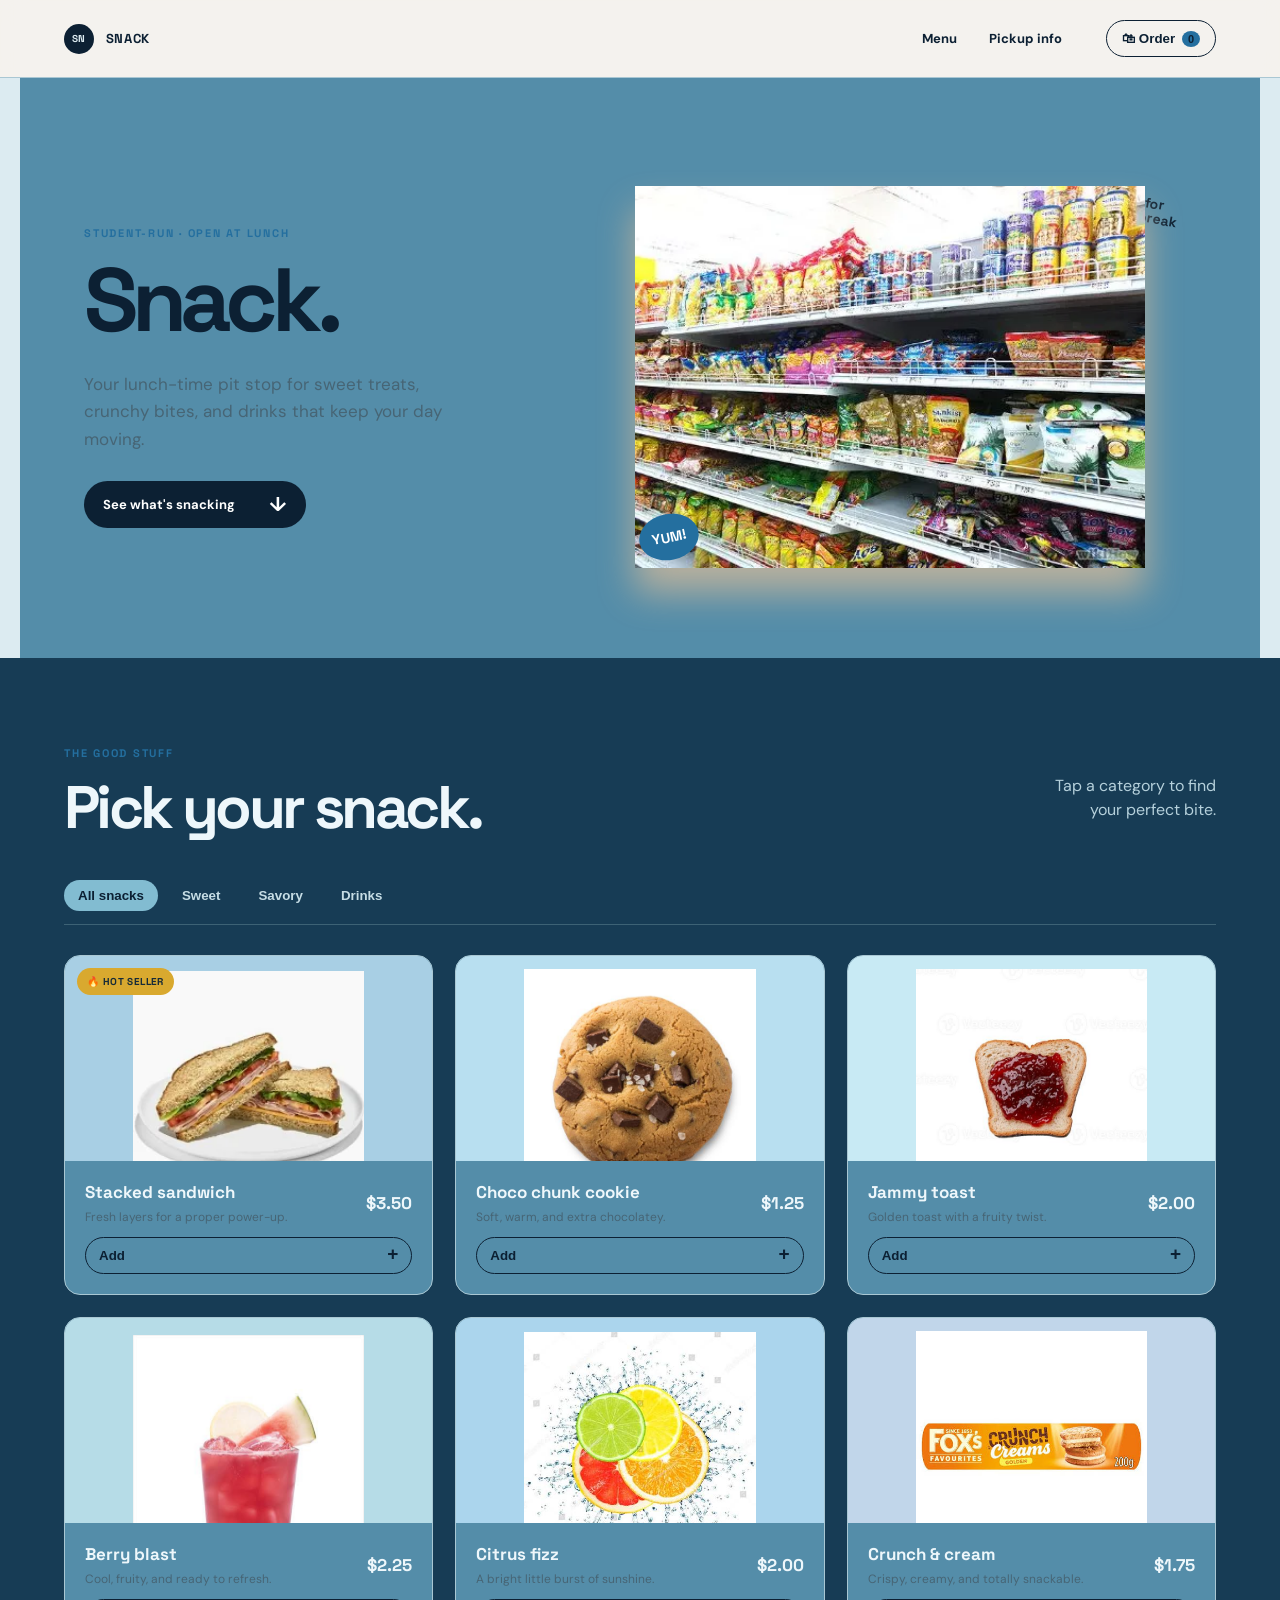
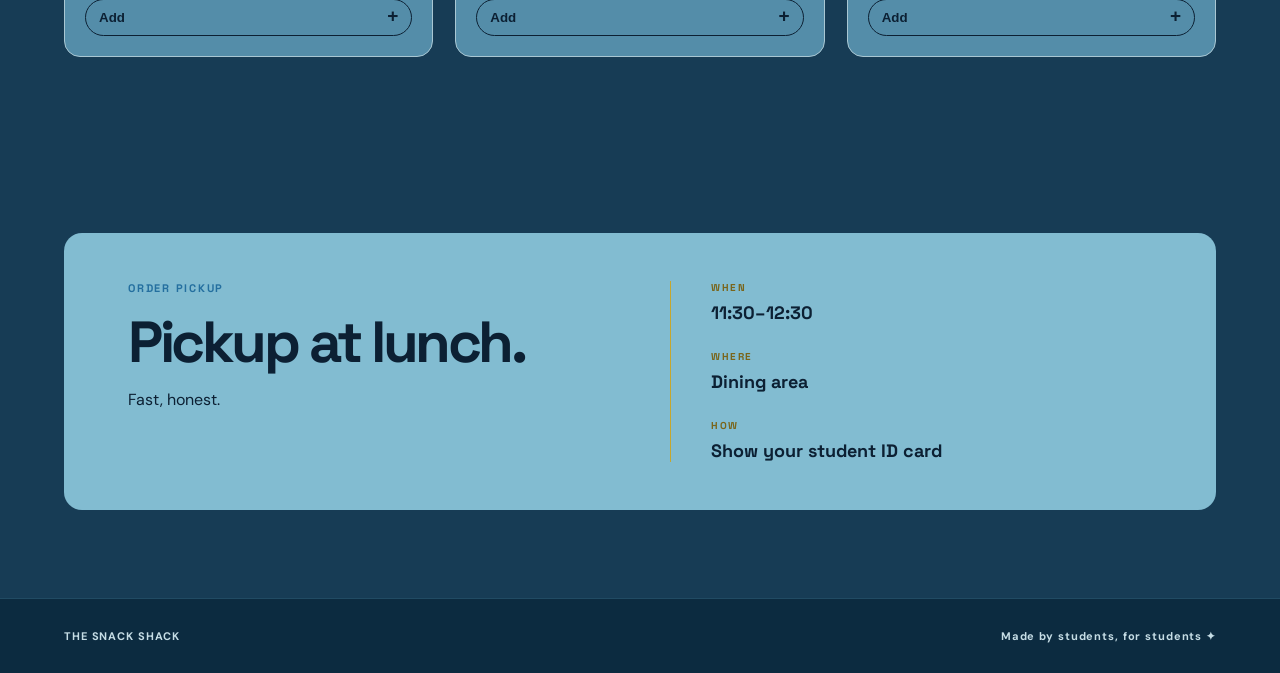
<file: index.html>
<!doctype html>
<html lang="en">
<head>
<meta charset="UTF-8"><meta name="viewport" content="width=device-width, initial-scale=1.0"><meta name="description" content="Snack — quick, tasty snacks for your school day."><title>Snack | School snack club</title><link rel="stylesheet" href="styles.css"><link rel="stylesheet" href="overrides.css"><script src="script.js" defer></script>
</head>
<body>
<header class="site-header"><a class="logo" href="#top" aria-label="Snack home"><span>SN</span> SNACK</a><nav aria-label="Main navigation"><a href="#menu">Menu</a><a href="#pickup">Pickup info</a></nav><button class="order-pill" type="button" aria-label="View your order">🛍 Order <b id="cart-count">0</b></button></header>
<main id="top">
<section class="hero" aria-labelledby="hero-title"><div class="hero-copy"><p class="eyebrow">STUDENT-RUN · OPEN AT LUNCH</p><h1 id="hero-title">Snack.</h1><p class="hero-text">Your lunch-time pit stop for sweet treats, crunchy bites, and drinks that keep your day moving.</p><a class="button button-dark" href="#menu">See what's snacking <span>↓</span></a></div><div class="hero-art" role="img" aria-label="Illustration of a snack spread"><span class="sun"></span><span class="scribble">made for<br>your break</span><img src="snack-shelf.png" alt="A selection of snacks from The Snack Shack"><span class="burst">YUM!</span></div></section>
<section class="menu-section" id="menu" aria-labelledby="menu-title"><div class="section-heading"><div><p class="eyebrow">THE GOOD STUFF</p><h2 id="menu-title">Pick your snack.</h2></div><p class="heading-note">Tap a category to find<br>your perfect bite.</p></div><div class="filters" role="group" aria-label="Filter menu"><button class="filter active" data-filter="all" type="button">All snacks</button><button class="filter" data-filter="sweet" type="button">Sweet</button><button class="filter" data-filter="savory" type="button">Savory</button><button class="filter" data-filter="drinks" type="button">Drinks</button></div><div class="menu-grid" id="menu-grid">
<article class="snack-card" data-category="sweet"><div class="snack-image peach"><img src="cookie.png" alt="Chocolate chip cookie"></div><div class="snack-info"><div><h3>Choco chunk cookie</h3><p>Soft, warm, and extra chocolatey.</p></div><strong>$1.25</strong><button class="add-button" type="button" data-name="Choco chunk cookie" data-price="1.25">Add <span>+</span></button></div></article>
<article class="snack-card sandwich-card" data-category="savory"><div class="snack-image blue"><span class="hot-badge">🔥 HOT SELLER</span><img src="sandwich.png" alt="Fresh sandwich"></div><div class="snack-info"><div><h3>Stacked sandwich</h3><p>Fresh layers for a proper power-up.</p></div><strong>$3.50</strong><button class="add-button" type="button" data-name="Stacked sandwich" data-price="3.50">Add <span>+</span></button></div></article>
<article class="snack-card" data-category="sweet"><div class="snack-image yellow"><img src="jammy-toast.png" alt="Jammy toast"></div><div class="snack-info"><div><h3>Jammy toast</h3><p>Golden toast with a fruity twist.</p></div><strong>$2.00</strong><button class="add-button" type="button" data-name="Jammy toast" data-price="2.00">Add <span>+</span></button></div></article>
<article class="snack-card" data-category="drinks"><div class="snack-image green"><img src="berry-drink.png" alt="Berry drink"></div><div class="snack-info"><div><h3>Berry blast</h3><p>Cool, fruity, and ready to refresh.</p></div><strong>$2.25</strong><button class="add-button" type="button" data-name="Berry blast" data-price="2.25">Add <span>+</span></button></div></article>
<article class="snack-card" data-category="drinks"><div class="snack-image orange"><img src="citrus.png" alt="Citrus drink"></div><div class="snack-info"><div><h3>Citrus fizz</h3><p>A bright little burst of sunshine.</p></div><strong>$2.00</strong><button class="add-button" type="button" data-name="Citrus fizz" data-price="2.00">Add <span>+</span></button></div></article>
<article class="snack-card" data-category="sweet"><div class="snack-image lavender"><img src="crunch-cream.png" alt="Crunch and cream snack"></div><div class="snack-info"><div><h3>Crunch & cream</h3><p>Crispy, creamy, and totally snackable.</p></div><strong>$1.75</strong><button class="add-button" type="button" data-name="Crunch & cream" data-price="1.75">Add <span>+</span></button></div></article>
</div></section>
<section class="pickup-section" id="pickup" aria-labelledby="pickup-title"><div class="pickup-card"><div><p class="eyebrow">ORDER PICKUP</p><h2 id="pickup-title">Pickup at lunch.</h2><p>Fast, honest.</p></div><div class="pickup-details"><div><span>WHEN</span><strong>11:30–12:30</strong></div><div><span>WHERE</span><strong>Dining area</strong></div><div><span>HOW</span><strong>Show your student ID card</strong></div></div></div></section>
<aside class="order-panel" id="order-panel" aria-labelledby="order-title" hidden><div class="order-inner"><div class="order-top"><div><p class="eyebrow">YOUR ORDER</p><h2 id="order-title">Snack stack</h2></div><button class="close-order" type="button" aria-label="Close order">×</button></div><div id="order-items"><p class="empty-order">Your order is empty.<br>Add a snack to get started!</p></div><div class="order-total"><span>Total</span><strong id="order-total">$0.00</strong></div><button class="button button-dark checkout" type="button" id="checkout">Ready for pickup <span>→</span></button><p class="order-note" id="order-note">This just helps you keep track — pay at the Shack table.</p></div></aside>
</main><footer><span>THE SNACK SHACK</span><span>Made by students, for students ✦</span></footer>
</body></html>
</file>
<file: styles.css>
@import url('https://fonts.googleapis.com/css2?family=DM+Sans:wght@400;500;700&family=Space+Grotesk:wght@500;600;700&display=swap');
:root{--ink:#1d2928;--cream:#f6f3ed;--orange:#ff744d;--yellow:#f9cf4a;--line:#d9d4c9;--muted:#69716c}*{box-sizing:border-box}html{scroll-behavior:smooth}body{margin:0;background:var(--cream);color:var(--ink);font-family:'DM Sans',sans-serif}.site-header{height:78px;border-bottom:1px solid var(--line);display:flex;align-items:center;gap:44px;padding:0 clamp(20px,5vw,72px);position:sticky;top:0;background:#f6f3edeF;backdrop-filter:blur(12px);z-index:4}.logo{font:700 13px 'Space Grotesk';letter-spacing:.05em;color:var(--ink);text-decoration:none;margin-right:auto}.logo span{display:inline-grid;place-items:center;background:var(--ink);color:var(--cream);border-radius:50%;width:30px;height:30px;margin-right:8px;font-size:10px}.site-header nav{display:flex;gap:32px}.site-header nav a{font-weight:700;font-size:13px;color:var(--ink);text-decoration:none}.order-pill{background:transparent;border:1px solid var(--ink);border-radius:30px;padding:10px 15px;font-weight:700;color:var(--ink);cursor:pointer}.order-pill b{background:var(--orange);border-radius:50%;padding:2px 6px;margin-left:3px;font-size:11px}.hero{max-width:1240px;margin:0 auto;min-height:580px;padding:80px clamp(20px,5vw,72px) 62px;display:grid;grid-template-columns:45% 55%;align-items:center}.eyebrow{font:700 11px 'Space Grotesk';letter-spacing:.16em;color:var(--orange);margin:0 0 18px}.hero h1{font:700 clamp(54px,7vw,92px)/.95 'Space Grotesk';letter-spacing:-.07em;margin:0}.hero h1 em{color:var(--orange);font-style:normal}.hero-text{font-size:17px;line-height:1.6;max-width:380px;color:var(--muted);margin:28px 0}.button{display:inline-flex;align-items:center;justify-content:space-between;gap:34px;border:0;border-radius:30px;padding:15px 19px;text-decoration:none;font-weight:700;font-size:13px;cursor:pointer}.button-dark{background:var(--ink);color:#fff}.button span{font-size:20px;line-height:10px}.hero-art{height:390px;position:relative;display:grid;place-items:center}.hero-art img{width:min(90%,510px);filter:drop-shadow(0 24px 18px #b9b09d);position:relative;z-index:1}.sun{position:absolute;width:280px;height:280px;border-radius:50%;background:var(--yellow);right:18%;top:10%}.scribble{position:absolute;top:3%;right:3%;font:700 14px/1.1 'Space Grotesk';transform:rotate(10deg)}.burst{position:absolute;bottom:3%;left:9%;background:var(--orange);color:#fff;padding:14px 13px;border-radius:50%;font:700 14px 'Space Grotesk';transform:rotate(-12deg);z-index:2}.menu-section{background:#fff;padding:88px clamp(20px,5vw,72px)}.section-heading,.menu-grid,.filters{max-width:1240px;margin-left:auto;margin-right:auto}.section-heading{display:flex;align-items:end;justify-content:space-between}.section-heading h2,.pickup-card h2,.order-top h2{font:700 clamp(36px,5vw,60px)/1 'Space Grotesk';letter-spacing:-.06em;margin:0}.heading-note{color:var(--muted);line-height:1.5;text-align:right}.filters{display:flex;gap:10px;margin-top:42px;border-bottom:1px solid var(--line);padding-bottom:13px}.filter{border:0;background:none;padding:8px 14px;border-radius:20px;color:var(--muted);font-weight:700;cursor:pointer}.filter.active,.filter:hover{background:var(--ink);color:#fff}.menu-grid{display:grid;grid-template-columns:repeat(3,1fr);gap:22px;margin-top:30px}.snack-card{border:1px solid var(--line);border-radius:16px;overflow:hidden;background:var(--cream);transition:transform .2s,box-shadow .2s}.snack-card:hover{transform:translateY(-4px);box-shadow:0 12px 22px #24231e12}.snack-card[hidden]{display:none}.snack-image{height:205px;display:grid;place-items:center;overflow:hidden}.snack-image img{width:70%;height:90%;object-fit:contain;transition:transform .3s}.snack-card:hover .snack-image img{transform:scale(1.06) rotate(-2deg)}.peach{background:#f8c3a6}.blue{background:#b4d9df}.yellow{background:#f9d369}.green{background:#b7dcae}.orange{background:#f5ad69}.lavender{background:#c5bddb}.snack-info{padding:20px;display:grid;grid-template-columns:1fr auto;gap:12px;align-items:center}.snack-info h3{font:700 17px 'Space Grotesk';margin:0}.snack-info p{color:var(--muted);font-size:12px;margin:6px 0 0}.snack-info>strong{font:700 17px 'Space Grotesk'}.add-button{grid-column:1/-1;border:1px solid var(--ink);background:transparent;border-radius:22px;padding:10px 13px;text-align:left;font-weight:700;color:var(--ink);cursor:pointer}.add-button span{float:right;font-size:19px;line-height:12px}.add-button:hover{background:var(--orange);border-color:var(--orange)}.pickup-section{padding:88px clamp(20px,5vw,72px)}.pickup-card{max-width:1240px;margin:auto;background:var(--yellow);border-radius:18px;padding:48px clamp(24px,5vw,66px);display:grid;grid-template-columns:1fr 1fr;gap:60px}.pickup-card h2{font-size:clamp(38px,5vw,58px)}.pickup-card p:not(.eyebrow){line-height:1.6;max-width:440px}.pickup-details{border-left:1px solid #c6a72e;padding-left:40px;display:grid;align-content:center;gap:26px}.pickup-details span{display:block;font:700 10px 'Space Grotesk';letter-spacing:.16em;color:#79651b;margin-bottom:7px}.pickup-details strong{font:700 18px 'Space Grotesk'}.order-panel{position:fixed;inset:0;background:#1d292855;z-index:6}.order-inner{background:var(--cream);position:absolute;right:0;top:0;height:100%;width:min(420px,100%);padding:34px;box-shadow:-12px 0 30px #0002}.order-top{display:flex;justify-content:space-between}.close-order{font-size:30px;border:0;background:none;cursor:pointer}.order-top h2{font-size:40px}.order-item{display:flex;justify-content:space-between;border-bottom:1px solid var(--line);padding:17px 0}.remove-item{border:0;background:none;color:var(--orange);font-size:18px;cursor:pointer}.empty-order{color:var(--muted);line-height:1.5;text-align:center;padding:65px 0}.order-total{display:flex;justify-content:space-between;border-top:2px solid var(--ink);margin-top:35px;padding:17px 0;font-weight:700}.checkout{width:100%}.order-note{text-align:center;color:var(--muted);font-size:11px}.order-note.success{color:#398653;font-weight:700}footer{display:flex;justify-content:space-between;padding:30px clamp(20px,5vw,72px);border-top:1px solid var(--line);font-size:11px;font-weight:700;letter-spacing:.08em;color:var(--muted)}
@media(max-width:760px){.site-header{gap:14px;height:68px}.site-header nav{display:none}.logo{font-size:11px}.hero{display:block;padding-top:55px;min-height:auto}.hero-art{height:300px;margin-top:25px}.sun{width:220px;height:220px}.hero-art img{width:95%}.section-heading{display:block}.heading-note{text-align:left}.menu-grid{grid-template-columns:repeat(2,1fr);gap:12px}.snack-image{height:145px}.snack-info{padding:14px}.snack-info h3{font-size:14px}.snack-info p{font-size:11px}.snack-info>strong{font-size:14px}.pickup-card{grid-template-columns:1fr;gap:28px;padding:34px 24px}.pickup-details{border-left:0;border-top:1px solid #c6a72e;padding:24px 0 0}footer{display:block;line-height:2.2}}@media(max-width:430px){.menu-grid{grid-template-columns:1fr}.snack-image{height:190px}.hero h1{font-size:54px}.order-pill{padding:8px 10px;font-size:12px}}
</file>
<file: overrides.css>
:root{--ink:#0c2033;--cream:#dcebf1;--orange:#246f9f;--yellow:#82bcd1;--line:#a9c7d3;--muted:#476575}
.peach{background:#b8dff0}.blue{background:#a8cfe4}.yellow{background:#c8eaf4}.green{background:#b6dce7}.orange{background:#abd5ed}.lavender{background:#c1d6ea}
.hero{background:#548da9}
.snack-card{background:#548da9}
.menu-section{background:#173c55;color:#eef7fb}.menu-section .heading-note{color:#b5d0db}.menu-section .filter{color:#c6dde5}.menu-section .filter.active,.menu-section .filter:hover{background:#82bcd1;color:#0c2033}.menu-section .filters{border-color:#3d6275}
.pickup-section{background:#173c55;color:#eef7fb}.pickup-section .pickup-card{color:#0c2033}footer{background:#0c2b40;color:#c6dde5;border-color:#214b63}
.snack-card:first-child{order:2}.sandwich-card{order:1}.snack-card:nth-child(n+3){order:3}.snack-image{position:relative}.hot-badge{position:absolute;left:12px;top:12px;z-index:2;background:#d9a92f;color:#172b38;border-radius:20px;padding:7px 10px;font:700 10px 'Space Grotesk';letter-spacing:.04em}
</file>
